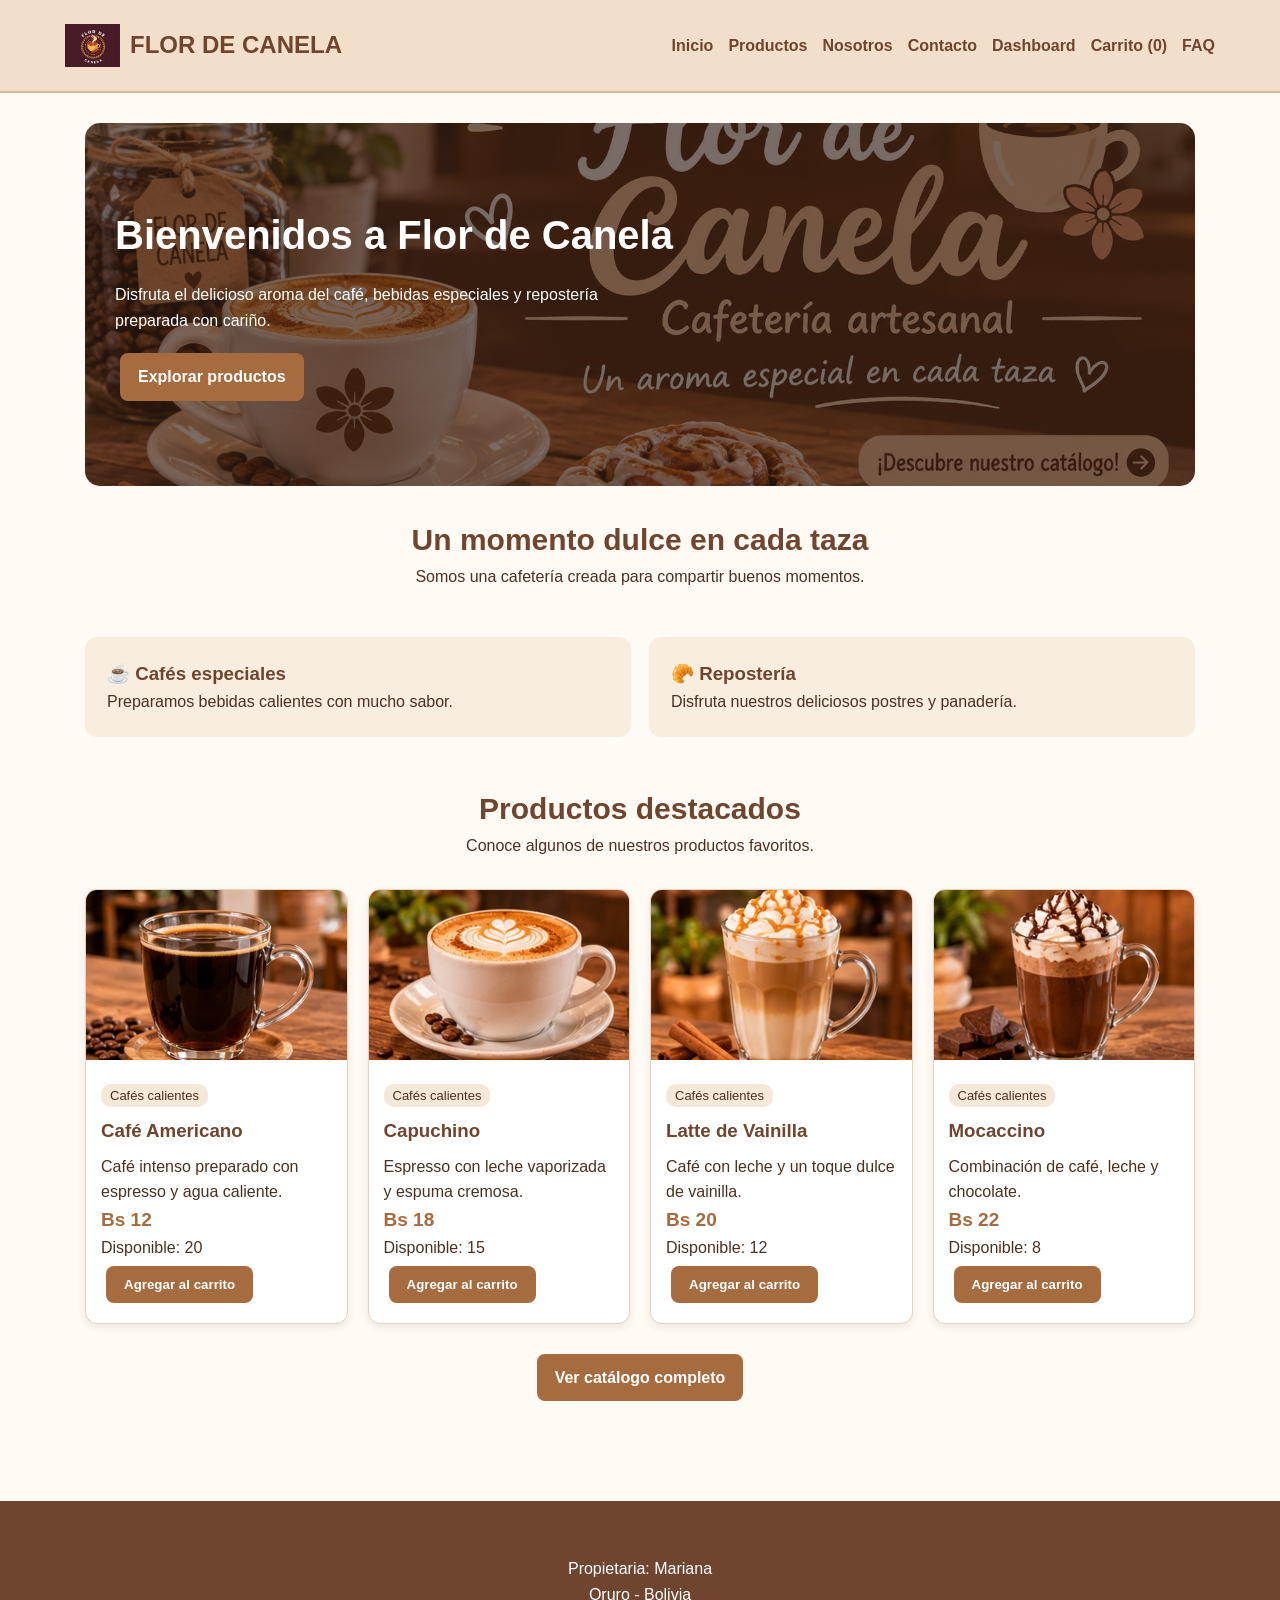
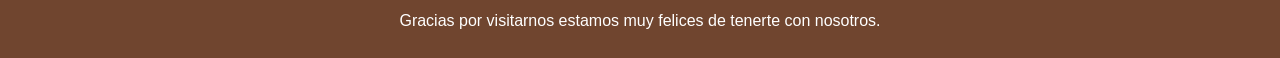
<file: index.html>
<!DOCTYPE html>
<html lang="en">
<head>
    <meta charset="UTF-8">
    <meta http-equiv="X-UA-Compatible" content="IE=edge">
    <meta name="viewport" content="width=device-width, initial-scale=1.0">
    <title>Inicio - Flor de Canela</title>
    <link rel="stylesheet" href="css/estilos.css">
</head>
<body>

<header>
    <div class="nav">
       <a class="marca" href="index.html">
    <img src="img/logo1.jpeg" alt="Logo Flor de Canela">
    FLOR DE CANELA
</a>

        <nav>
            <a href="index.html">Inicio</a>
            <a href="productos.html">Productos</a>
            <a href="nosotros.html">Nosotros</a>
            <a href="contacto.html">Contacto</a>
            <a href="dashboard.html">Dashboard</a>
            <a href="carrito.html">Carrito (<span id="contador-carrito">0</span>)</a>
            <a href="faq.html">FAQ</a>
        </nav>
    </div>
</header>

<main>

    <section class="hero">
        <h1>Bienvenidos a Flor de Canela</h1>
        <p>
            Disfruta el delicioso aroma del café,
            bebidas especiales y repostería preparada con cariño.
        </p>
        <a href="productos.html" class="btn">Explorar productos</a>
    </section>

    <section class="titulo">
        <h2>Un momento dulce en cada taza</h2>
        <p>Somos una cafetería creada para compartir buenos momentos.</p>
    </section>

    <div class="dos">
        <div class="seccion">
            <h3>☕ Cafés especiales</h3>
            <p>Preparamos bebidas calientes con mucho sabor.</p>
        </div>

        <div class="seccion">
            <h3>🥐 Repostería</h3>
            <p>Disfruta nuestros deliciosos postres y panadería.</p>
        </div>
    </div>

    <section class="titulo">
        <h2>Productos destacados</h2>
        <p>Conoce algunos de nuestros productos favoritos.</p>
    </section>

    <div id="destacados" class="grid"></div>

    <div style="text-align:center; margin:25px;">
        <a href="productos.html" class="btn">Ver catálogo completo</a>
    </div>

</main>

<footer>
    <h3>FLOR DE CANELA</h3>
    <p>Propietaria: Mariana</p>
    <p>Oruro - Bolivia</p>
    <p>Gracias por visitarnos estamos muy felices de tenerte con nosotros.</p>
</footer>

<script src="js/app.js"></script>
<script src="js/productos.js"></script>

</body>
</html>

</body>
</html>
</file>
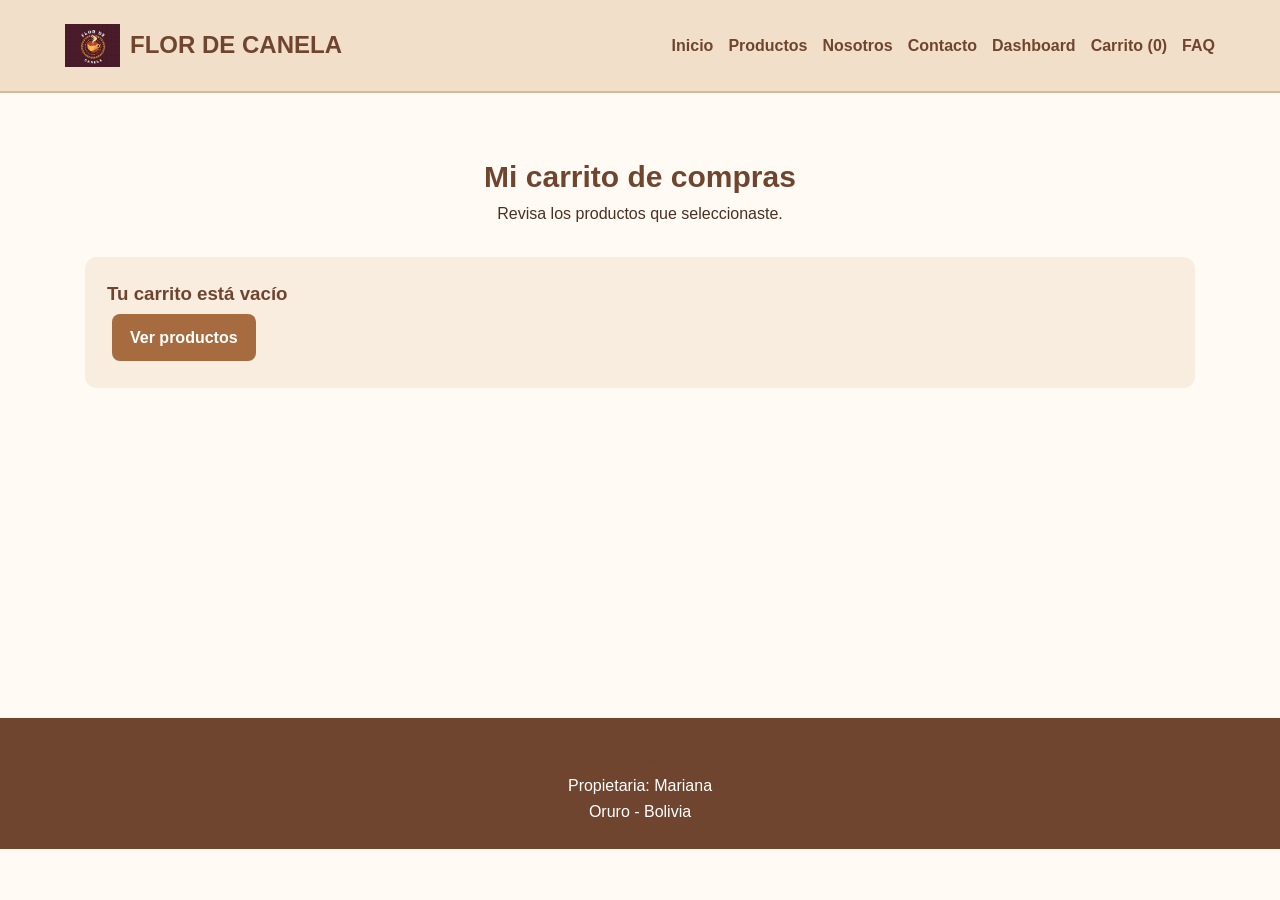
<file: carrito.html>
<!DOCTYPE html>
<html lang="en">
<head>
    <meta charset="UTF-8">
    <meta name="viewport" content="width=device-width, initial-scale=1.0">
    <title>Carrito - Flor de Canela</title>
    <link rel="stylesheet" href="css/estilos.css">
</head>
<body>

<header>
    <div class="nav">
        <a class="marca" href="index.html">
    <img src="img/logo1.jpeg" alt="Logo Flor de Canela">
    FLOR DE CANELA
</a>
        <nav>
            <a href="index.html">Inicio</a>
            <a href="productos.html">Productos</a>
            <a href="nosotros.html">Nosotros</a>
            <a href="contacto.html">Contacto</a>
            <a href="dashboard.html">Dashboard</a>
            <a href="carrito.html">Carrito (<span id="contador-carrito">0</span>)</a>
            <a href="faq.html">FAQ</a>
        </nav>
    </div>
</header>

<main>

    <section class="titulo">
        <h2>Mi carrito de compras</h2>
        <p>Revisa los productos que seleccionaste.</p>
    </section>

    <div id="contenido-carrito"></div>

</main>

<footer>
    <h3>FLOR DE CANELA</h3>
    <p>Propietaria: Mariana</p>
    <p>Oruro - Bolivia</p>
</footer>

<script src="js/app.js"></script>
<script src="js/carrito.js"></script>
</body>
</html>
</file>
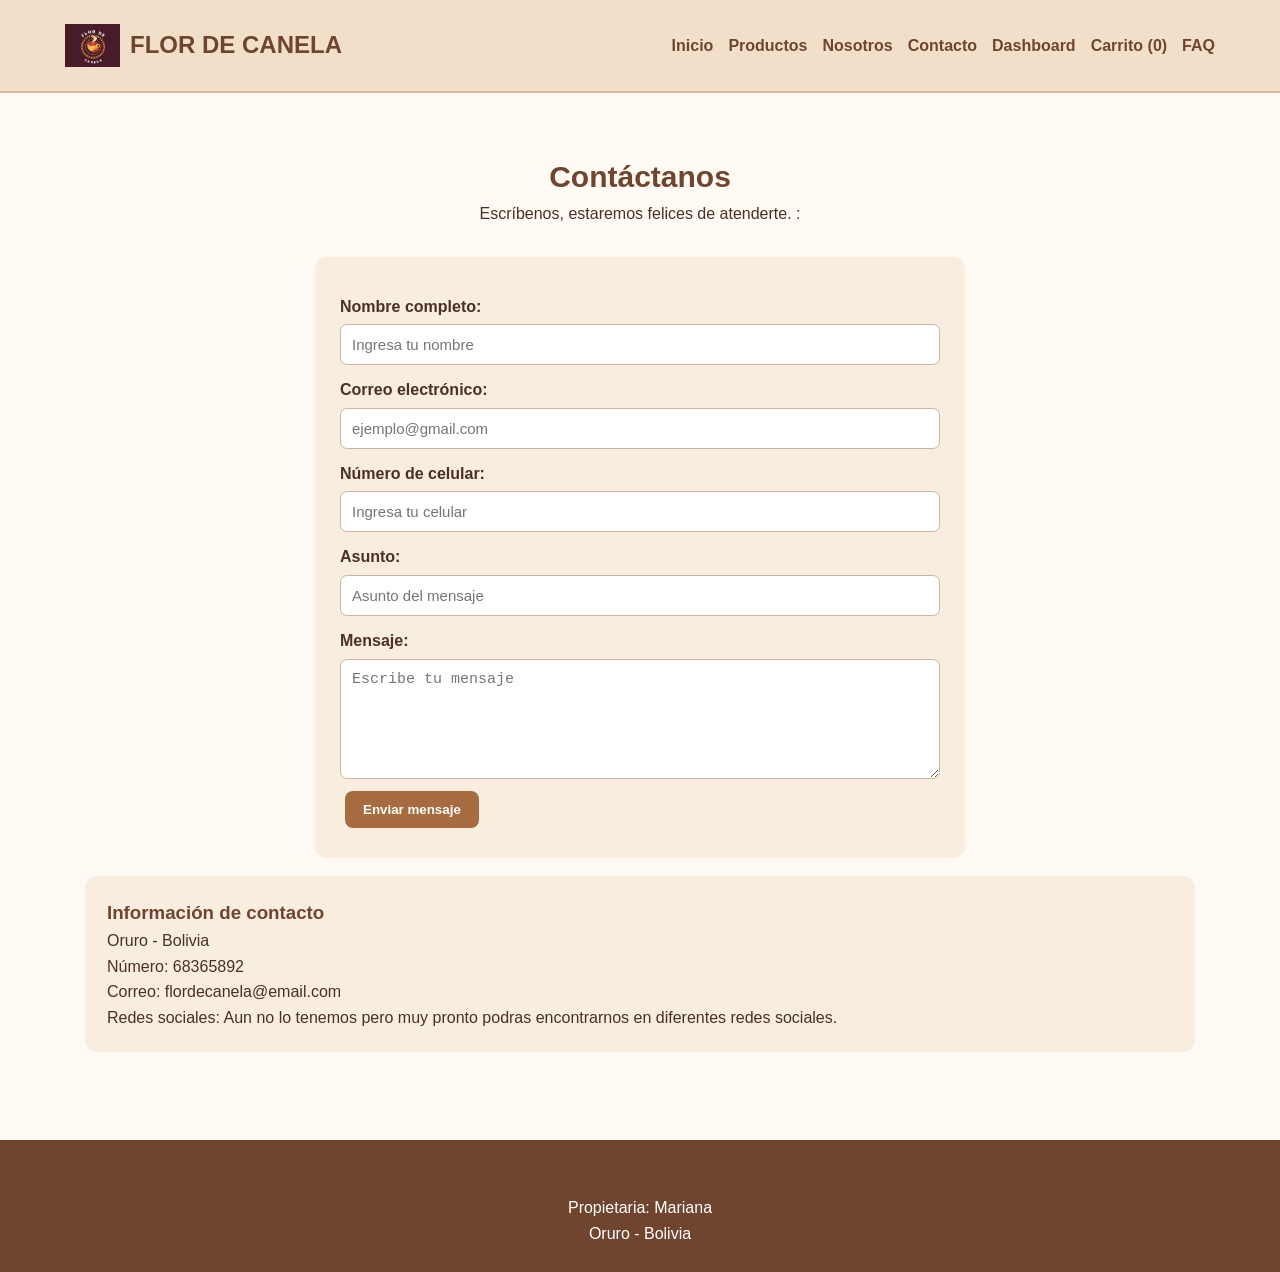
<file: contacto.html>
<!DOCTYPE html>
<html lang="en">
<head>
    <meta charset="UTF-8">
    <meta http-equiv="X-UA-Compatible" content="IE=edge">
    <meta name="viewport" content="width=device-width, initial-scale=1.0">
    <title>Contacto - Flor de Canela</title>
    <link rel="stylesheet" href="css/estilos.css">
</head>
<body>

<header>
    <div class="nav">
      <a class="marca" href="index.html">
    <img src="img/logo1.jpeg" alt="Logo Flor de Canela">
    FLOR DE CANELA
</a>
        <nav>
            <a href="index.html">Inicio</a>
            <a href="productos.html">Productos</a>
            <a href="nosotros.html">Nosotros</a>
            <a href="contacto.html">Contacto</a>
            <a href="dashboard.html">Dashboard</a>
            <a href="carrito.html">Carrito (<span id="contador-carrito">0</span>)</a>
            <a href="faq.html">FAQ</a>
        </nav>
    </div>
</header>

<main>

    <section class="titulo">
        <h2>Contáctanos</h2>
        <p>Escríbenos, estaremos felices de atenderte. :</p>
    </section>

    <form id="form-contacto">

        <label>Nombre completo:</label>
        <input type="text" id="nombre"
        placeholder="Ingresa tu nombre">

        <label>Correo electrónico:</label>
        <input type="email" id="correo"
        placeholder="ejemplo@gmail.com">

        <label>Número de celular:</label>
        <input type="tel" id="celular"
        placeholder="Ingresa tu celular">

        <label>Asunto:</label>
        <input type="text" id="asunto"
        placeholder="Asunto del mensaje">

        <label>Mensaje:</label>
        <textarea id="mensaje"
        placeholder="Escribe tu mensaje"></textarea>

        <button type="submit" class="btn">
            Enviar mensaje
        </button>

        <div id="respuesta"></div>

    </form>

    <div class="seccion">
        <h3>Información de contacto</h3>
        <p> Oruro - Bolivia</p>
        <p> Número: 68365892</p>
        <p> Correo: flordecanela@email.com </p>
        <p>Redes sociales: Aun no lo tenemos pero muy pronto podras encontrarnos en diferentes redes sociales.</p>
    </div>

</main>

<footer>
    <h3>FLOR DE CANELA</h3>
    <p>Propietaria: Mariana</p>
    <p>Oruro - Bolivia</p>
</footer>

<script src="js/app.js"></script>
<script src="js/contacto.js"></script>

</body>
</html>

</body>
</html>
</file>
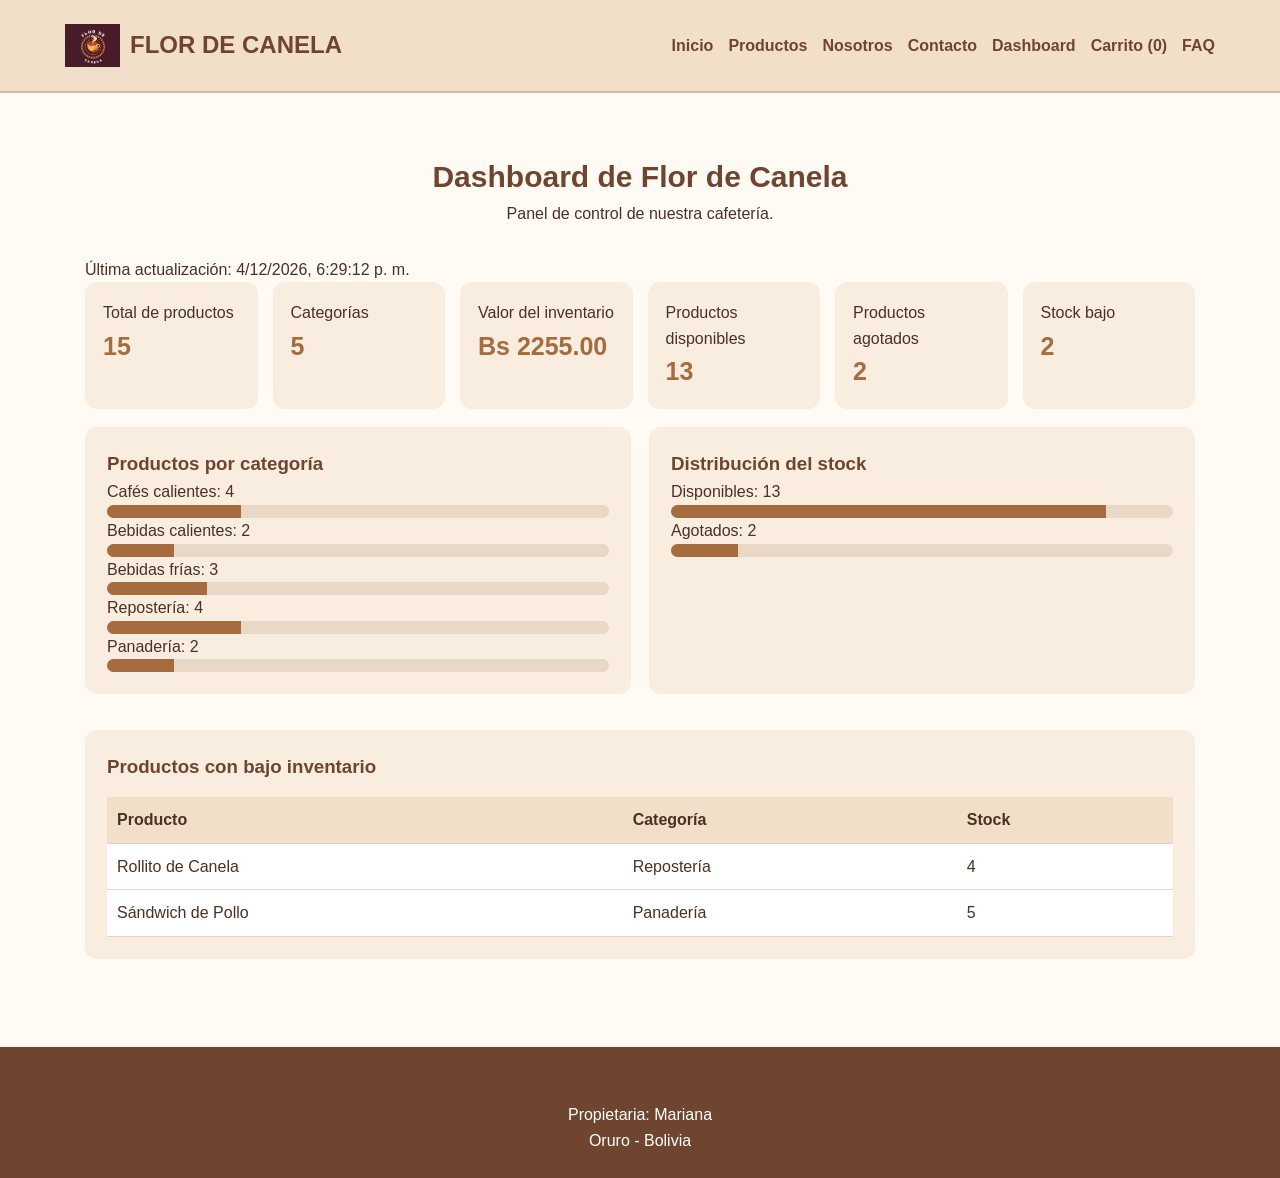
<file: dashboard.html>
<!DOCTYPE html>
<html lang="en">
<head>
    <meta charset="UTF-8">
    <meta name="viewport" content="width=device-width, initial-scale=1.0">
    <title>Dashboard - Flor de Canela</title>
    <link rel="stylesheet" href="css/estilos.css">
</head>
<body>

<header>
    <div class="nav">
       <a class="marca" href="index.html">
    <img src="img/logo1.jpeg" alt="Logo Flor de Canela">
    FLOR DE CANELA
</a>
        <nav>
            <a href="index.html">Inicio</a>
            <a href="productos.html">Productos</a>
            <a href="nosotros.html">Nosotros</a>
            <a href="contacto.html">Contacto</a>
            <a href="dashboard.html">Dashboard</a>
            <a href="carrito.html">Carrito (<span id="contador-carrito">0</span>)</a>
            <a href="faq.html">FAQ</a>
        </nav>
    </div>
</header>

<main>

    <section class="titulo">
        <h2>Dashboard de Flor de Canela</h2>
        <p>Panel de control de nuestra cafetería.</p>
    </section>

    <p id="actualizado"></p>

    <div id="kpis" class="kpis"></div>

    <div class="dos">

        <div class="seccion">
            <h3>Productos por categoría</h3>
            <div id="grafico-categorias"></div>
        </div>

        <div class="seccion">
            <h3>Distribución del stock</h3>
            <div id="grafico-stock"></div>
        </div>

    </div>

    <div class="seccion">
        <h3>Productos con bajo inventario</h3>
        <div id="tabla-bajo-stock"></div>
    </div>

</main>

<footer>
    <h3>FLOR DE CANELA</h3>
    <p>Propietaria: Mariana</p>
    <p>Oruro - Bolivia</p>
</footer>

<script src="js/app.js"></script>
<script src="js/dashboard.js"></script>
</body>
</html>
</file>
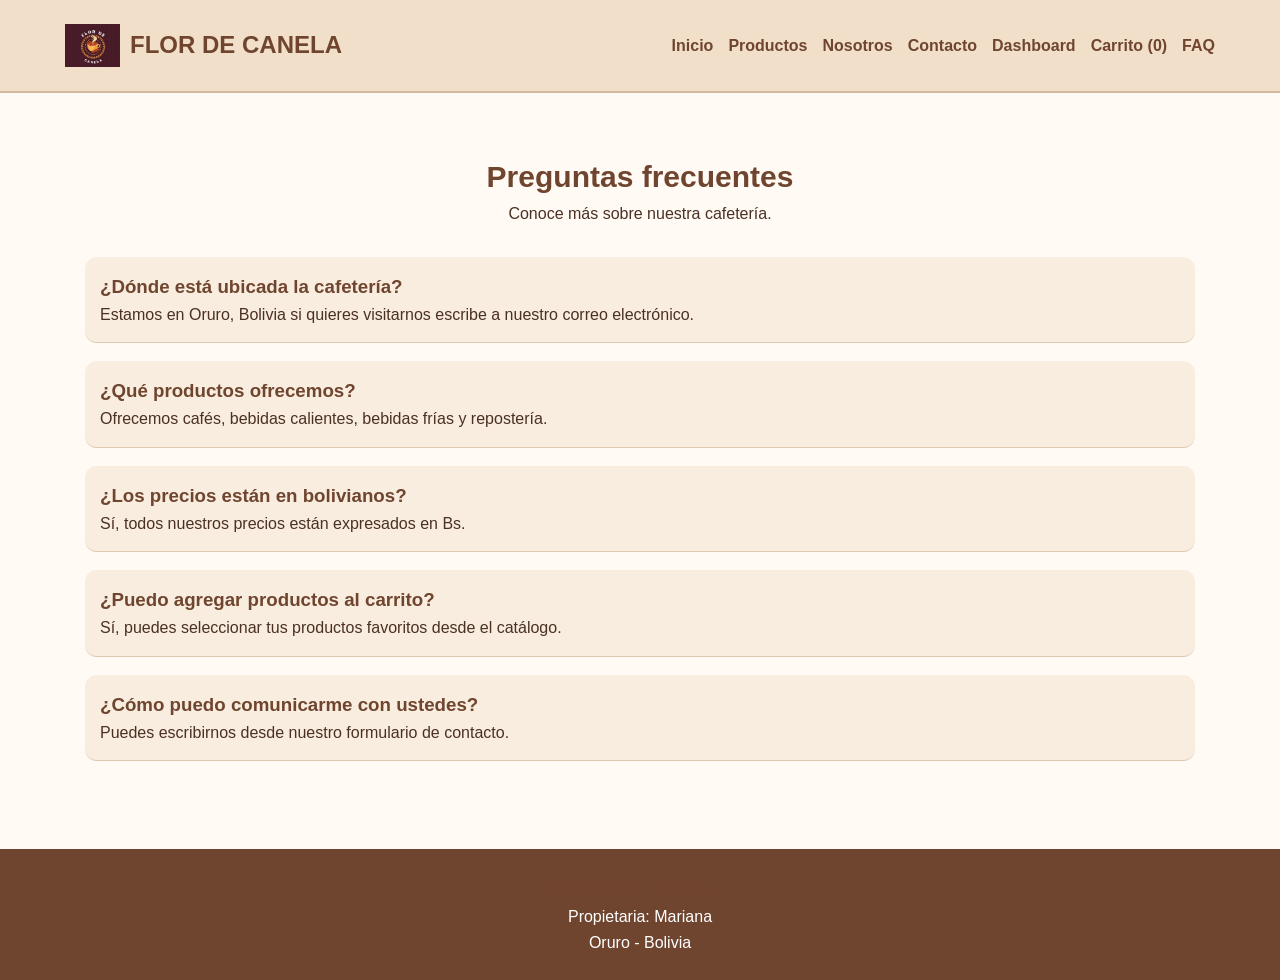
<file: faq.html>
<!DOCTYPE html>
<html lang="en">
<head>
    <meta charset="UTF-8">
    <meta name="viewport" content="width=device-width, initial-scale=1.0">
    <title>Preguntas frecuentes - Flor de Canela</title>
    <link rel="stylesheet" href="css/estilos.css">
</head>
<body>

<header>
    <div class="nav">
      <a class="marca" href="index.html">
    <img src="img/logo1.jpeg" alt="Logo Flor de Canela">
    FLOR DE CANELA
</a>
        <nav>
            <a href="index.html">Inicio</a>
            <a href="productos.html">Productos</a>
            <a href="nosotros.html">Nosotros</a>
            <a href="contacto.html">Contacto</a>
            <a href="dashboard.html">Dashboard</a>
            <a href="carrito.html">Carrito (<span id="contador-carrito">0</span>)</a>
            <a href="faq.html">FAQ</a>
        </nav>
    </div>
</header>

<main>

    <section class="titulo">
        <h2>Preguntas frecuentes</h2>
        <p>Conoce más sobre nuestra cafetería.</p>
    </section>

    <div class="seccion pregunta">
        <h3>¿Dónde está ubicada la cafetería?</h3>
        <p>Estamos en Oruro, Bolivia si quieres visitarnos escribe a nuestro correo electrónico.</p>
    </div>

    <div class="seccion pregunta">
        <h3>¿Qué productos ofrecemos?</h3>
        <p>Ofrecemos cafés, bebidas calientes, bebidas frías y repostería.</p>
    </div>

    <div class="seccion pregunta">
        <h3>¿Los precios están en bolivianos?</h3>
        <p>Sí, todos nuestros precios están expresados en Bs.</p>
    </div>

    <div class="seccion pregunta">
        <h3>¿Puedo agregar productos al carrito?</h3>
        <p>Sí, puedes seleccionar tus productos favoritos desde el catálogo.</p>
    </div>

    <div class="seccion pregunta">
        <h3>¿Cómo puedo comunicarme con ustedes?</h3>
        <p>Puedes escribirnos desde nuestro formulario de contacto.</p>
    </div>

</main>

<footer>
    <h3>FLOR DE CANELA</h3>
    <p>Propietaria: Mariana</p>
    <p>Oruro - Bolivia</p>
</footer>

<script src="js/app.js"></script>
</body>
</html>
</file>
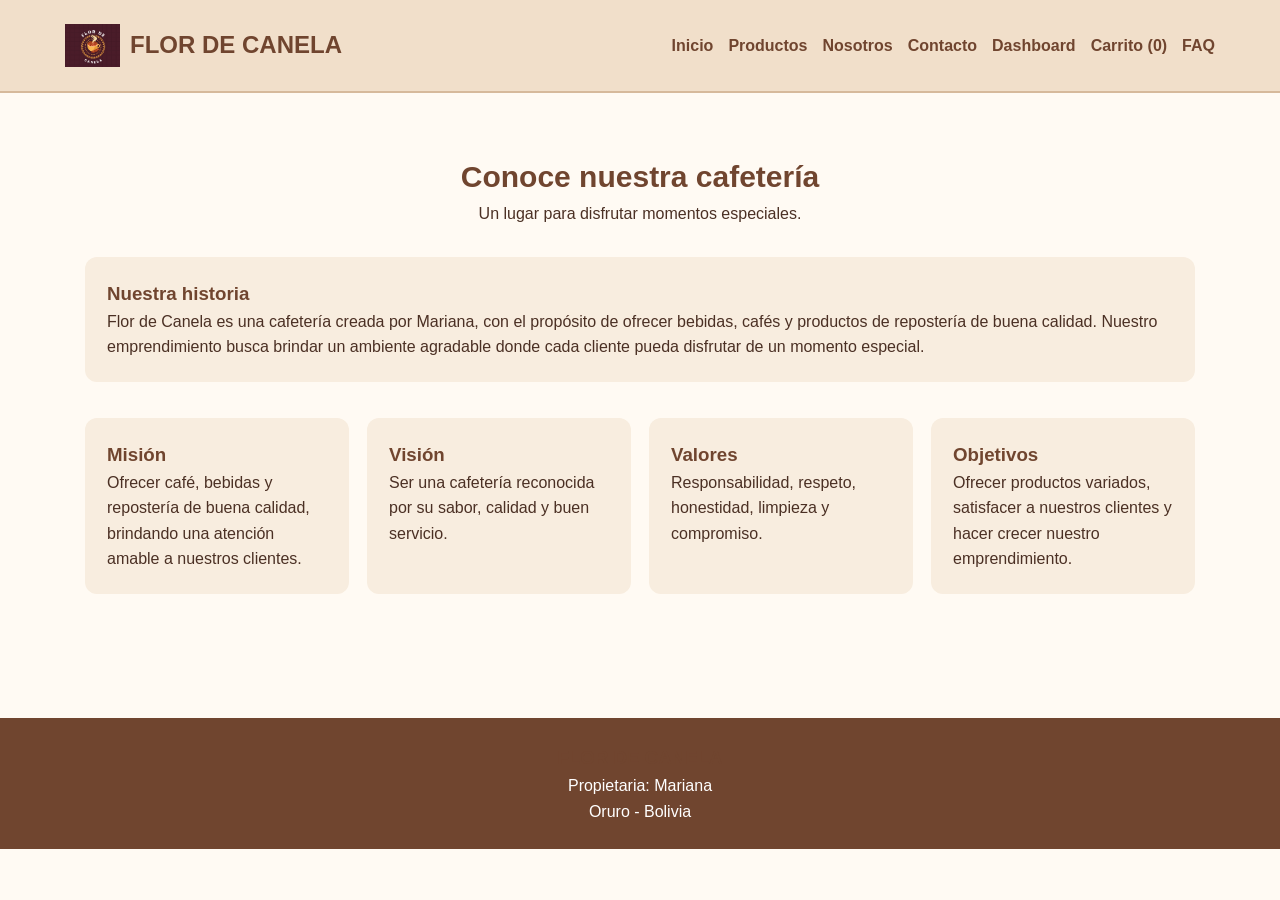
<file: nosotros.html>
<!DOCTYPE html>
<html lang="en">
<head>
    <meta charset="UTF-8">
    <meta http-equiv="X-UA-Compatible" content="IE=edge">
    <meta name="viewport" content="width=device-width, initial-scale=1.0">
    <title>Nosotros - Flor de Canela</title>
    <link rel="stylesheet" href="css/estilos.css">
</head>
<body>

<header>
    <div class="nav">
        <a class="marca" href="index.html">
    <img src="img/logo1.jpeg" alt="Logo Flor de Canela">
    FLOR DE CANELA
</a>
        <nav>
            <a href="index.html">Inicio</a>
            <a href="productos.html">Productos</a>
            <a href="nosotros.html">Nosotros</a>
            <a href="contacto.html">Contacto</a>
            <a href="dashboard.html">Dashboard</a>
            <a href="carrito.html">Carrito (<span id="contador-carrito">0</span>)</a>
            <a href="faq.html">FAQ</a>
        </nav>
    </div>
</header>

<main>

    <section class="titulo">
        <h2>Conoce nuestra cafetería</h2>
        <p>Un lugar para disfrutar momentos especiales.</p>
    </section>

    <div class="seccion">
        <h3>Nuestra historia</h3>
        <p>
            Flor de Canela es una cafetería creada por Mariana,
            con el propósito de ofrecer bebidas, cafés y productos
            de repostería de buena calidad.

            Nuestro emprendimiento busca brindar un ambiente
            agradable donde cada cliente pueda disfrutar
            de un momento especial.
        </p>
    </div>

    <div class="dos">

        <div class="seccion">
            <h3>Misión</h3>
            <p>
                Ofrecer café, bebidas y repostería de buena calidad,
                brindando una atención amable a nuestros clientes.
            </p>
        </div>

        <div class="seccion">
            <h3>Visión</h3>
            <p>
                Ser una cafetería reconocida por su sabor,
                calidad y buen servicio.
            </p>
        </div>

        <div class="seccion">
            <h3>Valores</h3>
            <p>
                Responsabilidad, respeto, honestidad,
                limpieza y compromiso.
            </p>
        </div>

        <div class="seccion">
            <h3>Objetivos</h3>
            <p>
                Ofrecer productos variados, satisfacer
                a nuestros clientes y hacer crecer
                nuestro emprendimiento.
            </p>
        </div>

    </div>

</main>

<footer>
    <h3>FLOR DE CANELA</h3>
    <p>Propietaria: Mariana</p>
    <p>Oruro - Bolivia</p>
</footer>

<script src="js/app.js"></script>

</body>
</html>

</body>
</html>
</file>
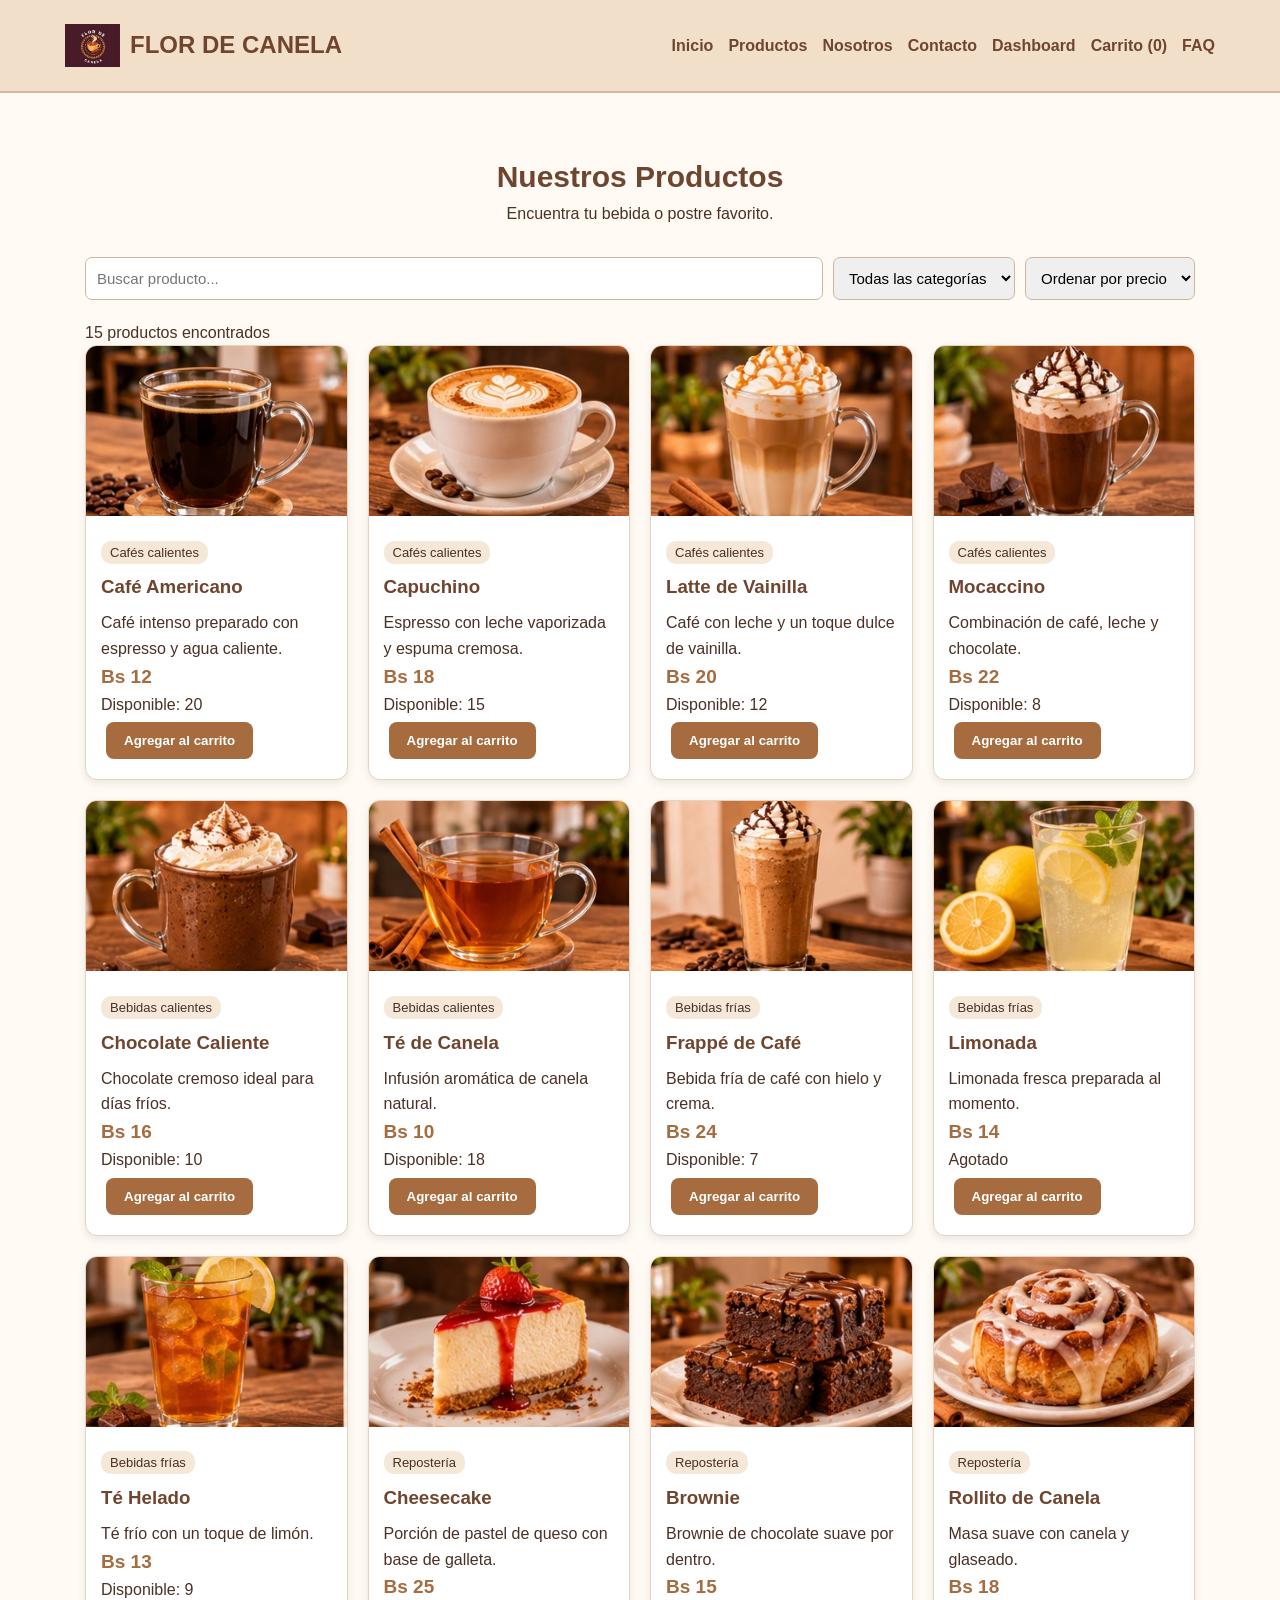
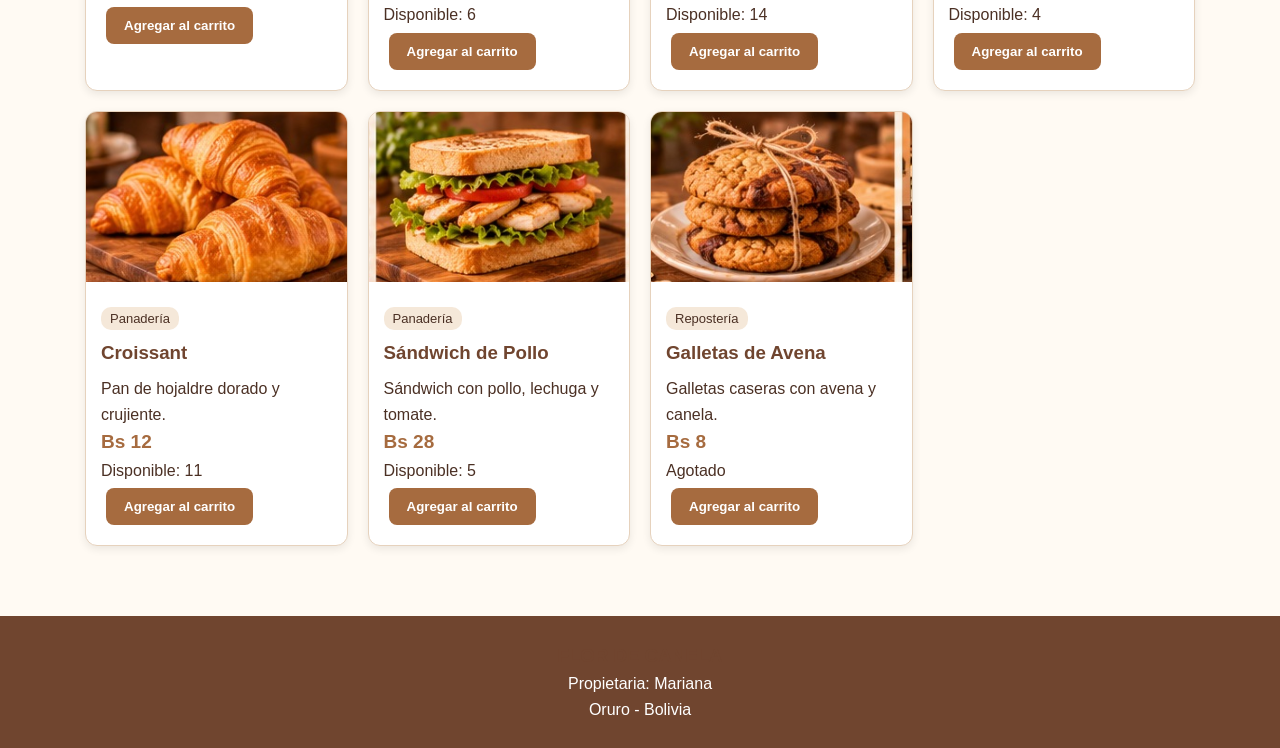
<file: productos.html>
<!DOCTYPE html>
<html lang="en">
<head>
    <meta charset="UTF-8">
    <meta http-equiv="X-UA-Compatible" content="IE=edge">
    <meta name="viewport" content="width=device-width, initial-scale=1.0">
    <title>Productos - Flor de Canela</title>
    <link rel="stylesheet" href="css/estilos.css">
</head>
<body>

<header>
    <div class="nav">
       <a class="marca" href="index.html">
    <img src="img/logo1.jpeg" alt="Logo Flor de Canela">
    FLOR DE CANELA
</a>
        <nav>
            <a href="index.html">Inicio</a>
            <a href="productos.html">Productos</a>
            <a href="nosotros.html">Nosotros</a>
            <a href="contacto.html">Contacto</a>
            <a href="dashboard.html">Dashboard</a>
            <a href="carrito.html">Carrito (<span id="contador-carrito">0</span>)</a>
            <a href="faq.html">FAQ</a>
        </nav>
    </div>
</header>

<main>

    <section class="titulo">
        <h2>Nuestros Productos</h2>
        <p>Encuentra tu bebida o postre favorito.</p>
    </section>

    <div class="controles">

        <input type="text" id="buscar"
        placeholder="Buscar producto...">

        <select id="categoria">
            <option value="">Todas las categorías</option>
        </select>

        <select id="orden">
            <option value="">Ordenar por precio</option>
            <option value="menor">Menor a mayor</option>
            <option value="mayor">Mayor a menor</option>
        </select>

    </div>

    <p id="resultado"></p>

    <div id="lista-productos" class="grid"></div>

</main>

<footer>
    <h3>FLOR DE CANELA</h3>
    <p>Propietaria: Mariana</p>
    <p>Oruro - Bolivia</p>
</footer>

<script src="js/app.js"></script>
<script src="js/productos.js"></script>

</body>
</html>

</body>
</html>
</file>
<file: css/estilos.css>
/* DISEÑO GENERAL DE FLOR DE CANELA */
.marca {
    display: flex;
    align-items: center;
    gap: 10px;
}

.marca img {
    width: 55px;
    height: 55px;
    object-fit: contain;
}
* {
    margin: 0;
    padding: 0;
    box-sizing: border-box;
}

body {
    font-family: Arial, sans-serif;
    background-color: #fffaf3;
    color: #4b3024;
    line-height: 1.6;
}

h1, h2, h3 {
    color: #70452f;
}

/* ENCABEZADO Y MENU */

header {
    background-color: #f1dfca;
    padding: 18px;
    border-bottom: 2px solid #d6b99b;
}

.nav {
    max-width: 1150px;
    margin: auto;
    display: flex;
    justify-content: space-between;
    align-items: center;
    flex-wrap: wrap;
    gap: 15px;
}

.marca {
    font-size: 24px;
    font-weight: bold;
    color: #70452f;
    text-decoration: none;
}

.marca span {
    color: #a66b3f;
}

nav {
    display: flex;
    flex-wrap: wrap;
    gap: 15px;
}

nav a {
    text-decoration: none;
    color: #70452f;
    font-weight: bold;
}

nav a:hover {
    color: #b87542;
}

/* CONTENIDO PRINCIPAL */

main {
    max-width: 1150px;
    margin: auto;
    padding: 30px 20px;
    min-height: 65vh;
}

.titulo {
    text-align: center;
    margin: 30px 0;
}

.titulo h2 {
    font-size: 30px;
}

/* BANNER PRINCIPAL */

.hero {
    background: linear-gradient(
        rgba(50, 30, 20, 0.65),
        rgba(50, 30, 20, 0.65)
    ),
    url("../img/banner.png")
    center/cover;

    color: white;
    padding: 80px 30px;
    border-radius: 15px;
}

.hero h1 {
    color: white;
    font-size: 40px;
}

.hero p {
    margin: 15px 0;
    max-width: 550px;
}

/* BOTONES */

.btn {
    display: inline-block;
    background-color: #a66b3f;
    color: white;
    padding: 11px 18px;
    border: none;
    border-radius: 8px;
    text-decoration: none;
    cursor: pointer;
    margin: 5px;
    font-weight: bold;
}

.btn:hover {
    background-color: #70452f;
}

/* TARJETAS DE PRODUCTOS */

.grid {
    display: grid;
    grid-template-columns: repeat(
        auto-fit,
        minmax(220px, 1fr)
    );
    gap: 20px;
}

.card {
    background-color: white;
    border: 1px solid #e6d2bd;
    border-radius: 12px;
    overflow: hidden;
    box-shadow: 0 3px 8px #00000015;
    transition: 0.3s;
}

.card:hover {
    transform: translateY(-5px);
}

.card img {
    width: 100%;
    height: 170px;
    object-fit: cover;
}

.card-body {
    padding: 15px;
}

.card h3 {
    margin: 8px 0;
}

.precio {
    color: #a66b3f;
    font-size: 19px;
    font-weight: bold;
}

.etiqueta {
    background-color: #f5e8d9;
    padding: 4px 9px;
    border-radius: 10px;
    font-size: 13px;
}

/* BUSQUEDA Y FILTROS */

.controles {
    display: flex;
    gap: 10px;
    flex-wrap: wrap;
    margin: 20px 0;
}

input, select, textarea {
    padding: 11px;
    border: 1px solid #cdb69f;
    border-radius: 7px;
    font-size: 15px;
}

.controles input {
    flex: 1;
    min-width: 180px;
}

/* SECCIONES */

.seccion {
    background-color: #f8eddf;
    padding: 22px;
    border-radius: 12px;
    margin: 18px 0;
}

.dos {
    display: grid;
    grid-template-columns: repeat(
        auto-fit,
        minmax(240px, 1fr)
    );
    gap: 18px;
}

/* FORMULARIO */

form {
    max-width: 650px;
    margin: auto;
    background-color: #f8eddf;
    padding: 25px;
    border-radius: 12px;
}

form label {
    display: block;
    margin: 12px 0 5px;
    font-weight: bold;
}

form input,
form textarea {
    width: 100%;
}

form textarea {
    height: 120px;
}

.mensaje {
    background-color: #dcefdc;
    color: #285c28;
    padding: 12px;
    margin-top: 12px;
    border-radius: 8px;
}

/* DASHBOARD */

.kpis {
    display: grid;
    grid-template-columns: repeat(
        auto-fit,
        minmax(150px, 1fr)
    );
    gap: 15px;
}

.kpi {
    background-color: #f8eddf;
    padding: 18px;
    border-radius: 12px;
}

.kpi strong {
    display: block;
    font-size: 25px;
    color: #a66b3f;
}

.barra-fondo {
    height: 13px;
    background-color: #e8d8c5;
    border-radius: 15px;
    overflow: hidden;
}

.barra {
    height: 100%;
    background-color: #a66b3f;
}

/* TABLAS */

table {
    width: 100%;
    border-collapse: collapse;
    margin-top: 15px;
    background-color: white;
}

th, td {
    padding: 10px;
    border-bottom: 1px solid #e6d2bd;
    text-align: left;
}

th {
    background-color: #f1dfca;
}

/* PREGUNTAS FRECUENTES */

.pregunta {
    padding: 15px;
    border-bottom: 1px solid #dfc9b2;
}

/* PIE DE PAGINA */

footer {
    background-color: #70452f;
    color: white;
    text-align: center;
    padding: 25px;
    margin-top: 40px;
}

/* DISEÑO PARA CELULARES */

@media (max-width: 700px) {

    .nav {
        flex-direction: column;
    }

    nav {
        justify-content: center;
    }

    .hero {
        padding: 45px 20px;
    }

    .hero h1 {
        font-size: 30px;
    }

    main {
        padding: 20px 12px;
    }

    table {
        font-size: 13px;
    }
}
</file>
